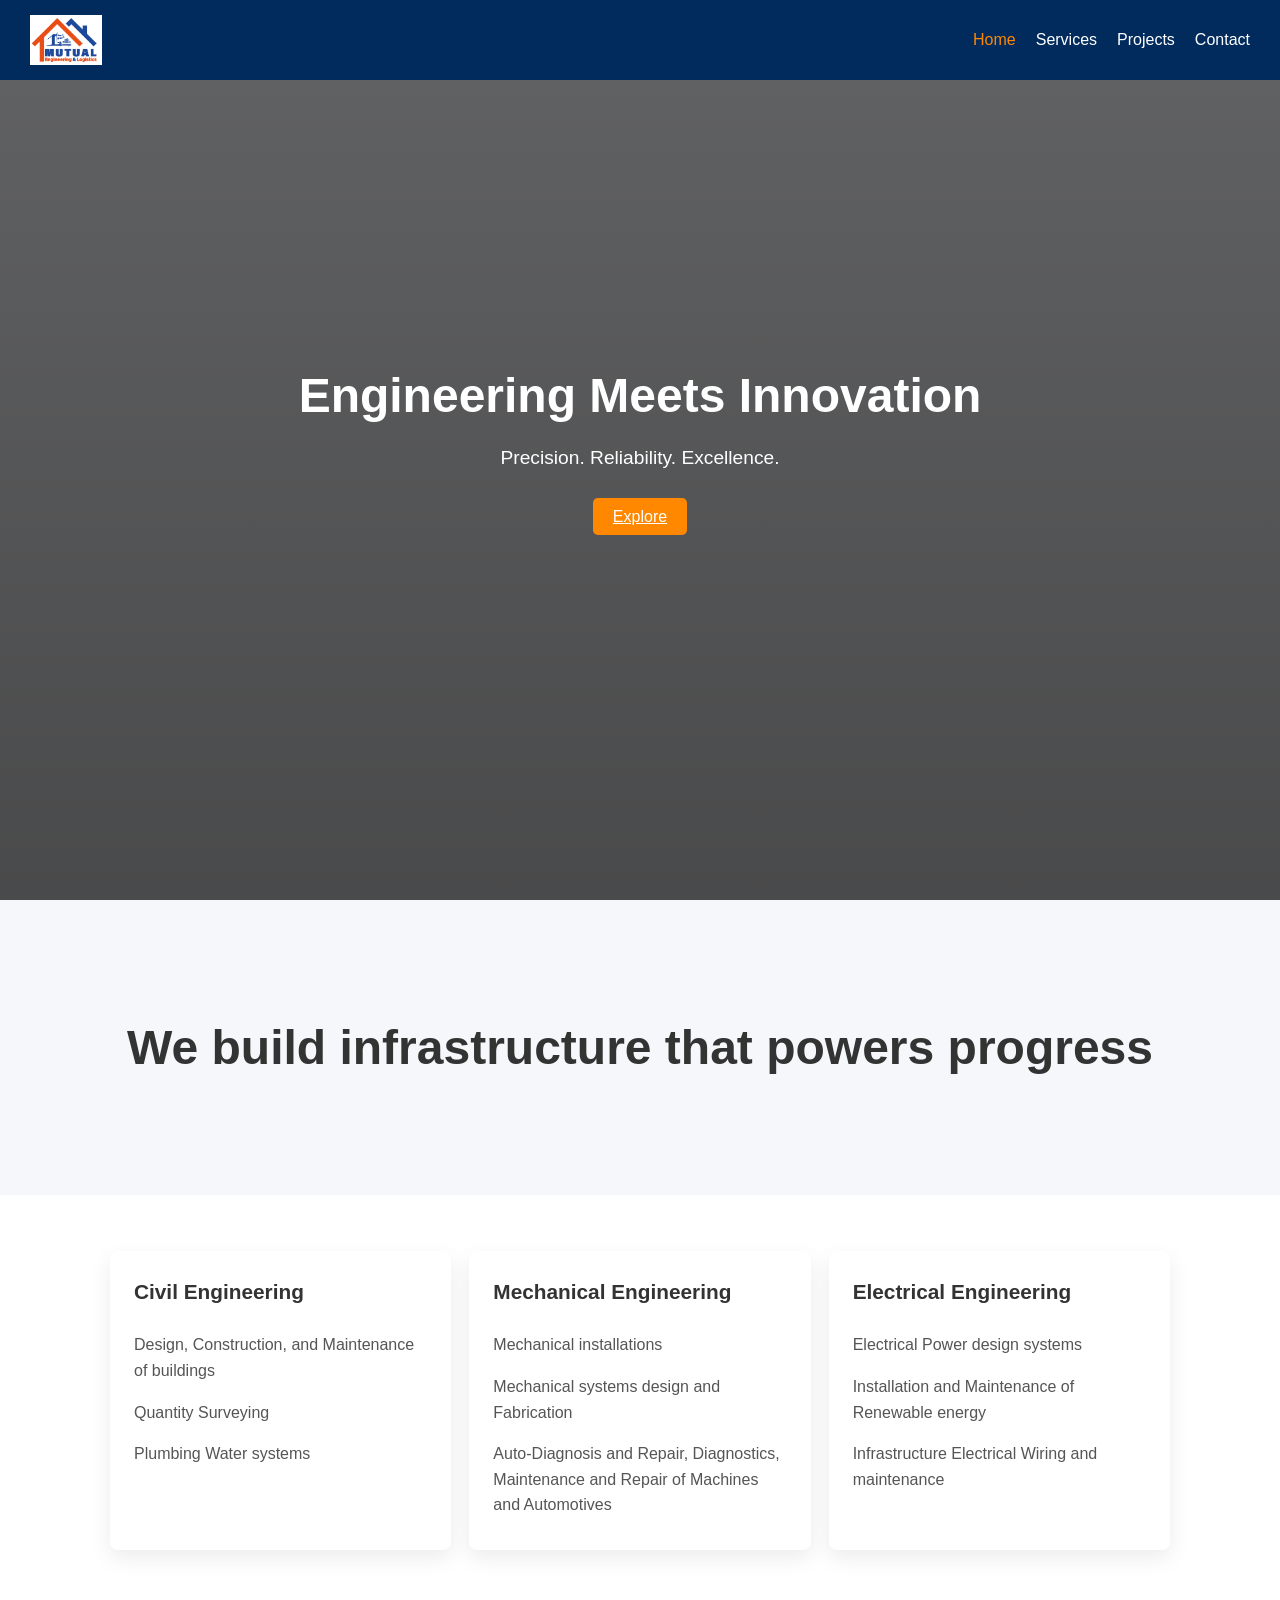
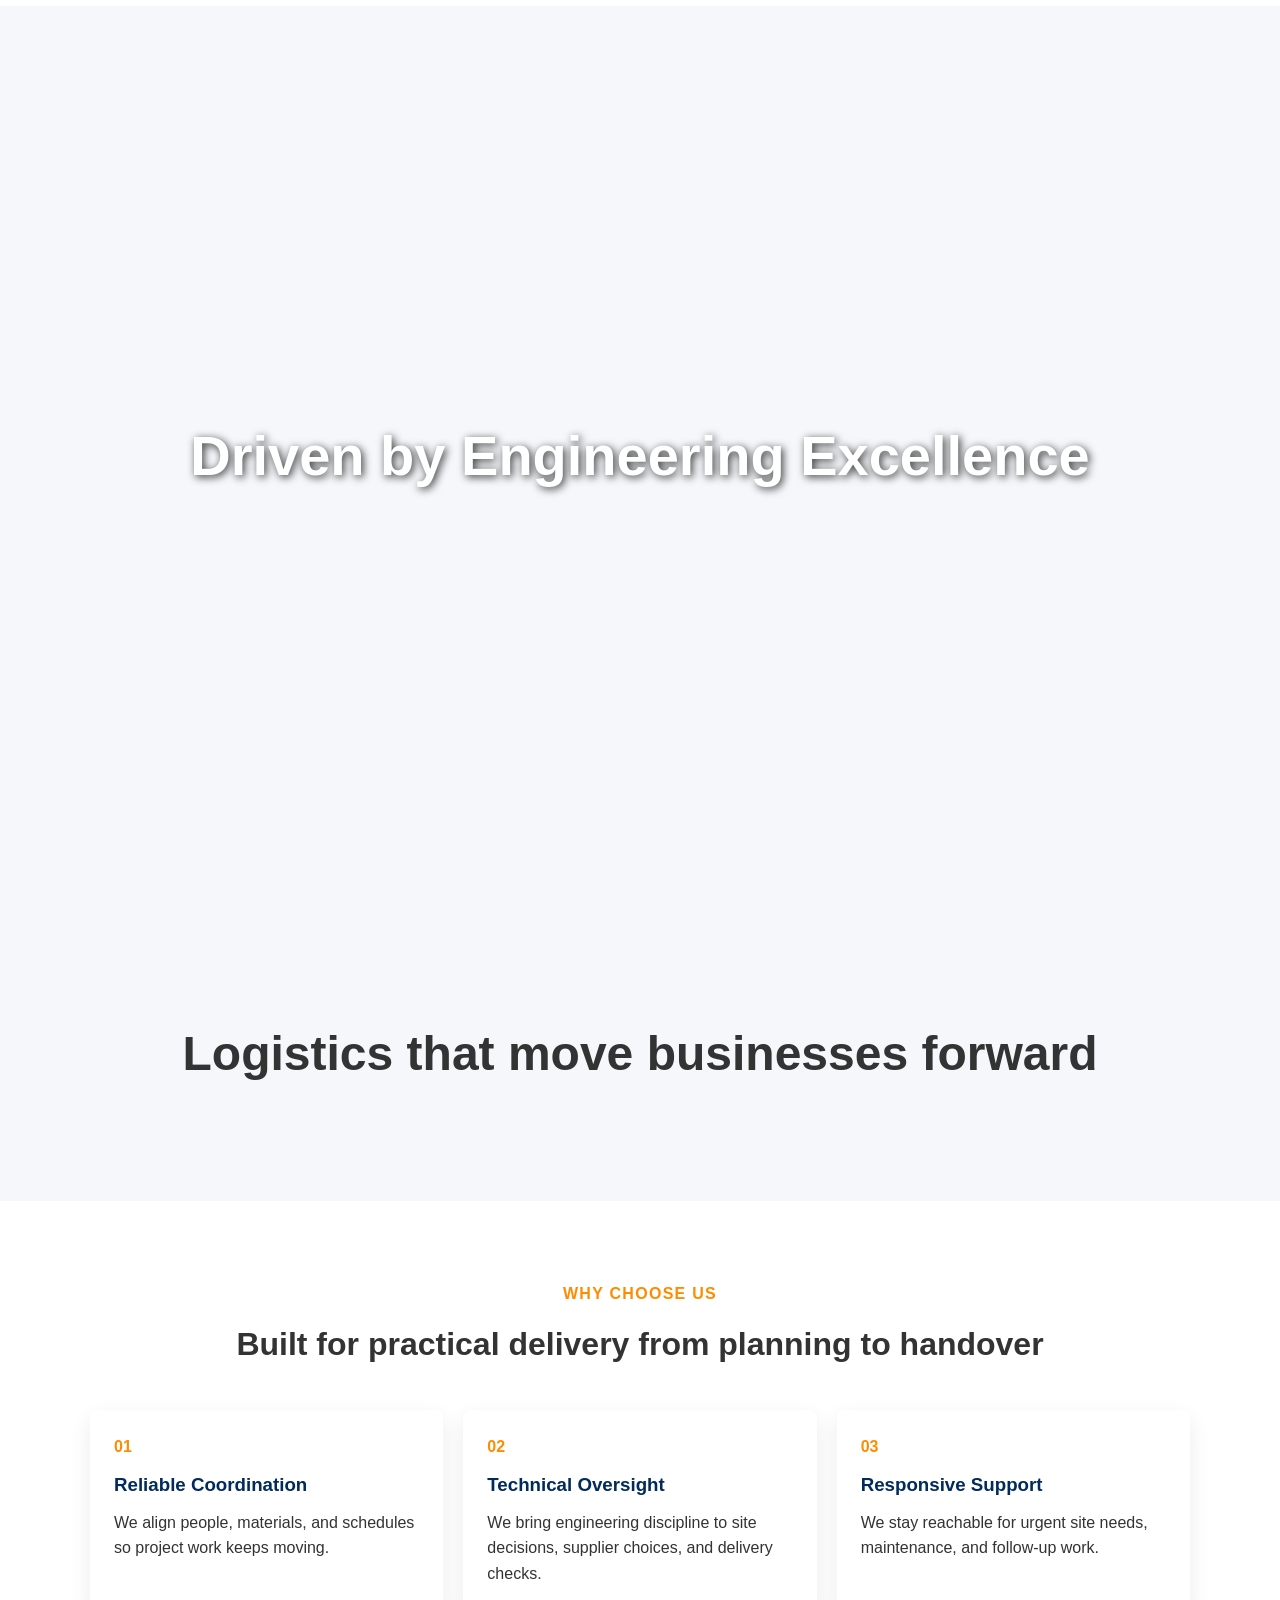
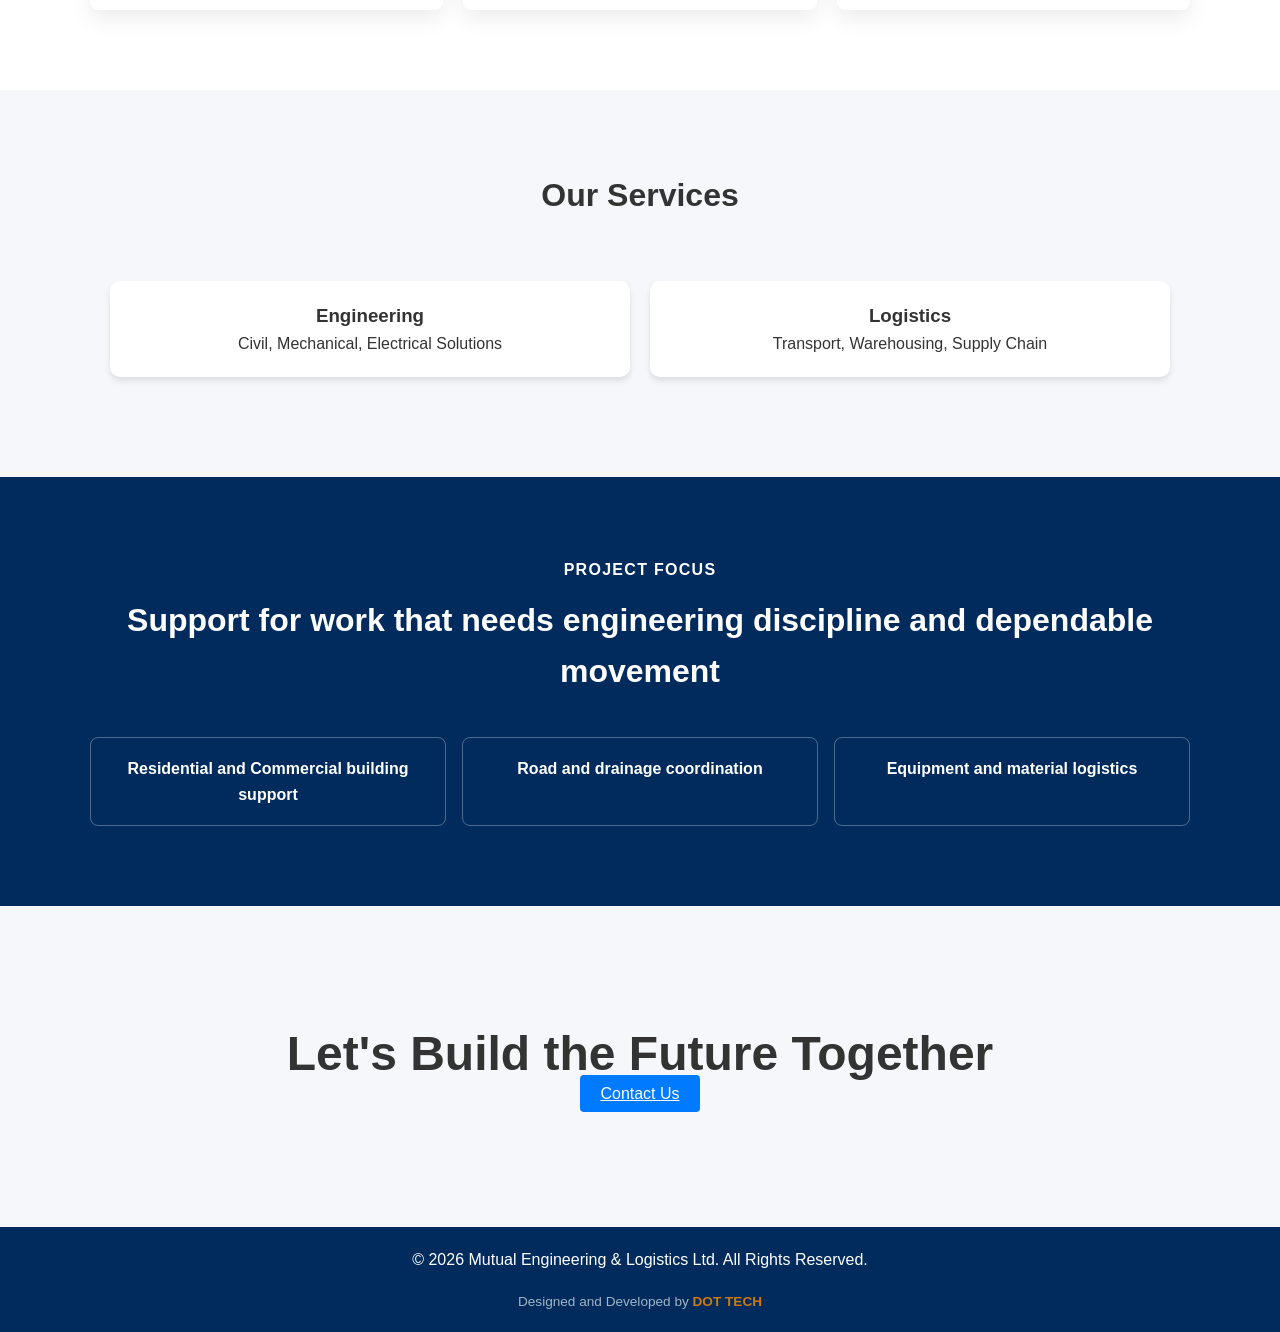
<file: index.html>
<!DOCTYPE html>
<html lang="en">
<head>
    <meta charset="UTF-8">
    <meta name="viewport" content="width=device-width, initial-scale=1.0">
    <meta name="description" content="Mutual Engineering & Logistics provides civil engineering, mechanical and electrical support, logistics coordination, and technical consulting in Uganda.">
    <title>MUTUAL ENGINEERING</title>
    <link rel="icon" type="image/png" href="assets/favicon.jpeg">
    <link rel="apple-touch-icon" href="assets/favicon.jpeg">
    <link rel="stylesheet" href="css/styles.css">
</head>
<body>

<!-- NAVBAR -->
<div class="navbar">
    <img src="assets/mutual.png" alt="MUTUAL Logo" class="navbar-logo">
    <div>
        <a href="index.html">Home</a>
        <a href="services.html">Services</a>
        <a href="projects.html">Projects</a>
        <a href="contact.html">Contact</a>
    </div>
</div>

<!-- HERO -->
<section class="hero">
    <div class="fade-in">
        <h1>Engineering Meets Innovation</h1>
        <p>Precision. Reliability. Excellence.</p>
        <a href="services.html" class="btn">Explore</a>
    </div>
</section>

<!-- STORY SECTION 1 -->
<section class="story">
    <h2 class="big-text fade-in">
        We build infrastructure that powers progress
    </h2>
</section>

<section class="section highlights-section">
    <div class="highlight-grid">
        <div class="highlight-card">
            <h3>Civil Engineering</h3>
            <ul>
                <li>Design, Construction, and Maintenance of buildings</li>
                <li>Quantity Surveying</li>
                <li>Plumbing Water systems</li>
            </ul>
        </div>
        <div class="highlight-card">
            <h3>Mechanical Engineering</h3>
            <ul>
                <li>Mechanical installations</li>
                <li>Mechanical systems design and Fabrication</li>
                <li>Auto-Diagnosis and Repair, Diagnostics, Maintenance and Repair of Machines and Automotives</li>
            </ul>
        </div>
        <div class="highlight-card">
            <h3>Electrical Engineering</h3>
            <ul>
                <li>Electrical Power design systems</li>
                <li>Installation and Maintenance of Renewable energy</li>
                <li>Infrastructure Electrical Wiring and maintenance</li>
            </ul>
        </div>
    </div>
</section>
<!-- PARALLAX -->
<section class="parallax">
    <h2 class="zoom">Driven by Engineering Excellence</h2>
</section>
<!-- STORY SECTION 2 -->
<section class="story story-2">
    <h2 class="big-text fade-in">
        Logistics that move businesses forward
    </h2>
</section>

<section class="section why-section">
    <p class="eyebrow">Why Choose Us</p>
    <h2 class="fade-in">Built for practical delivery from planning to handover</h2>
    <div class="why-grid">
        <article>
            <span>01</span>
            <h3>Reliable Coordination</h3>
            <p>We align people, materials, and schedules so project work keeps moving.</p>
        </article>
        <article>
            <span>02</span>
            <h3>Technical Oversight</h3>
            <p>We bring engineering discipline to site decisions, supplier choices, and delivery checks.</p>
        </article>
        <article>
            <span>03</span>
            <h3>Responsive Support</h3>
            <p>We stay reachable for urgent site needs, maintenance, and follow-up work.</p>
        </article>
    </div>
</section>

<!-- SERVICES -->
<section class="section">
    <h2 class="fade-in">Our Services</h2>

    <div class="grid">
        <div class="card zoom">
            <h3>Engineering</h3>
            <p>Civil, Mechanical, Electrical Solutions</p>
        </div>

        <div class="card zoom">
            <h3>Logistics</h3>
            <p>Transport, Warehousing, Supply Chain</p>
        </div>
    </div>
</section>

<section class="section project-preview">
    <p class="eyebrow">Project Focus</p>
    <h2 class="fade-in">Support for work that needs engineering discipline and dependable movement</h2>
    <div class="preview-list">
        <a href="projects.html">Residential and Commercial building support</a>
        <a href="projects.html">Road and drainage coordination</a>
        <a href="projects.html">Equipment and material logistics</a>
    </div>
</section>

<!-- FINAL CTA -->
<section class="story">
    <h2 class="big-text fade-in">
        Let's Build the Future Together
    </h2>
    <a href="contact.html" class="btn fade-in">Contact Us</a>
</section>

<footer>
    <div class="footer-content">
        <p>&copy; 2026 Mutual Engineering & Logistics Ltd. All Rights Reserved.</p>
        
        <p class="designer-credit">
            Designed and Developed by 
            <a href="https://cyrus-ug.github.io/DOT-TECH" target="_blank" rel="noopener">DOT TECH</a>
        </p>
    </div>
</footer>

<script src="js/script.js"></script>

</body>
</html>
</file>
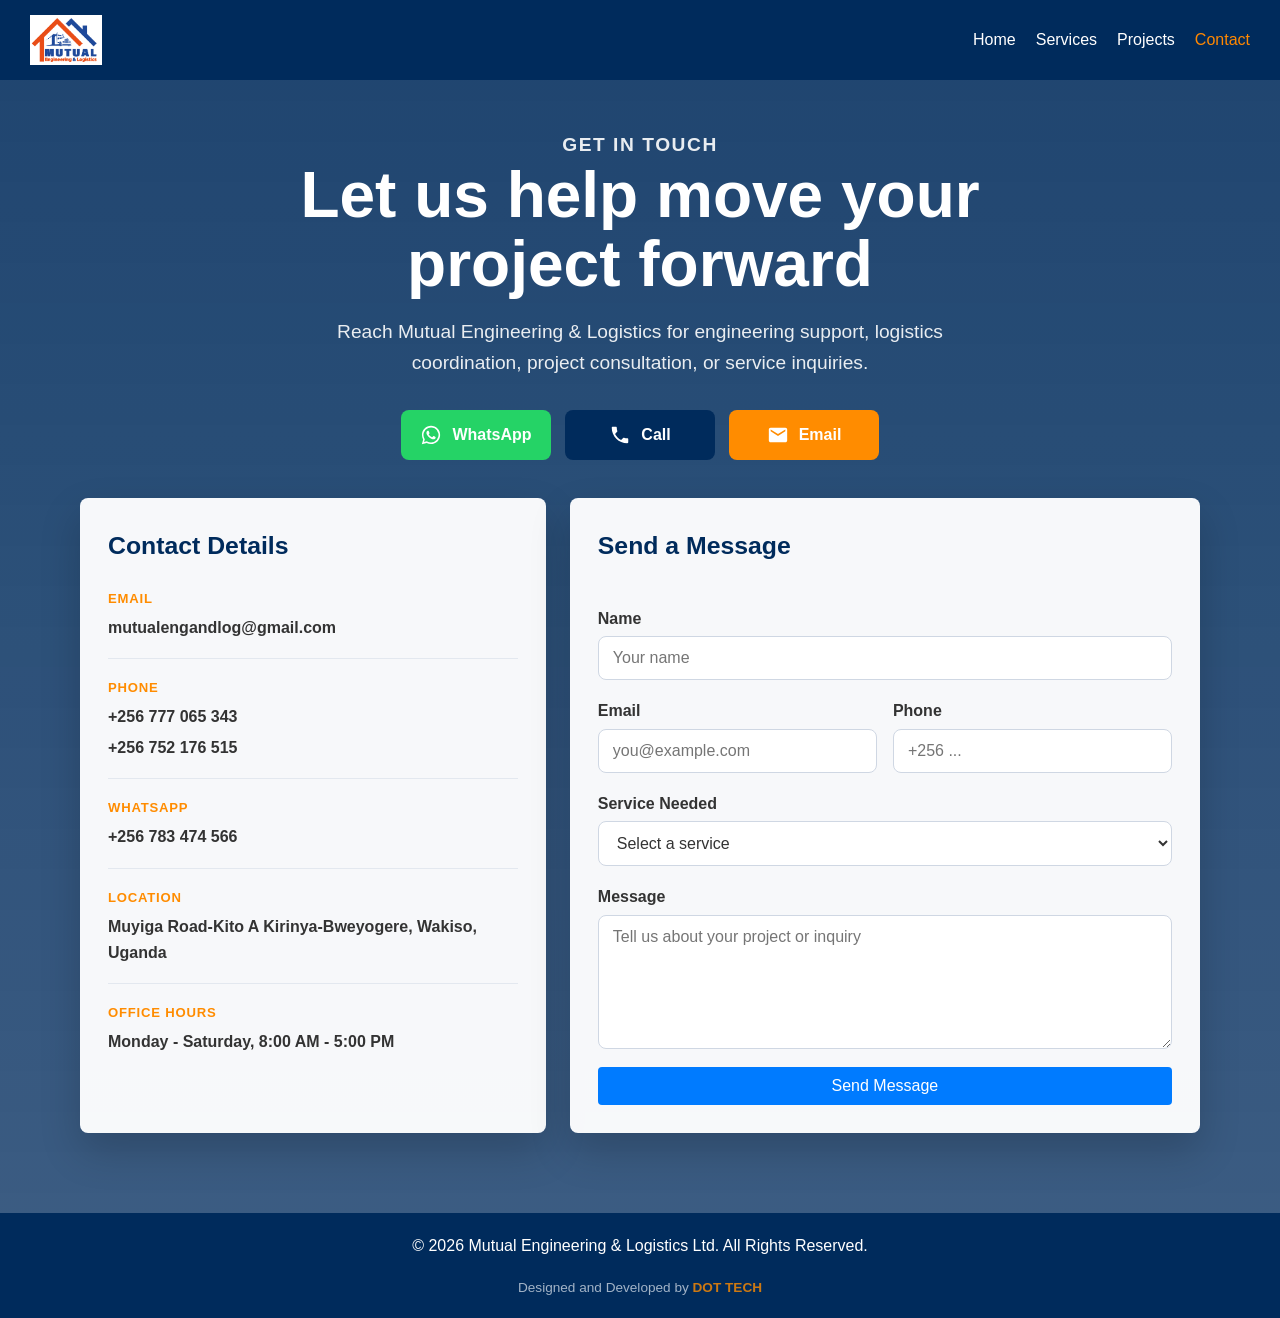
<file: contact.html>
<!DOCTYPE html>
<html lang="en">
<head>
    <meta charset="UTF-8">
    <meta name="viewport" content="width=device-width, initial-scale=1.0">
    <meta name="description" content="Contact Mutual Engineering & Logistics in Wakiso, Uganda for engineering services, logistics coordination, consulting, and project support inquiries.">
    <title>Contact - MUTUAL ENGINEERING</title>
    <link rel="icon" type="image/png" href="assets/favicon.jpeg">
    <link rel="apple-touch-icon" href="assets/favicon.jpeg">
    <link rel="stylesheet" href="css/styles.css">
</head>
<body>
    <div class="navbar">
        <img src="assets/mutual.png" alt="MUTUAL Logo" class="navbar-logo">
        <div>
            <a href="index.html">Home</a>
            <a href="services.html">Services</a>
            <a href="projects.html">Projects</a>
            <a href="contact.html">Contact</a>
        </div>
    </div>

    <section class="section contact-page">
        <div class="contact-hero">
            <p class="eyebrow">Get In Touch</p>
            <h1>Let us help move your project forward</h1>
            <p>
                Reach Mutual Engineering & Logistics for engineering support, logistics coordination,
                project consultation, or service inquiries.
            </p>
        </div>

        <div class="contact-actions" aria-label="Quick contact links">
            <a class="contact-button whatsapp" href="https://wa.me/256783474566" target="_blank" rel="noopener">
                <svg aria-hidden="true" viewBox="0 0 24 24">
                    <path d="M12.04 2C6.58 2 2.13 6.45 2.13 11.91c0 1.75.46 3.45 1.33 4.95L2 22l5.28-1.39a9.88 9.88 0 0 0 4.76 1.21h.01c5.46 0 9.91-4.45 9.91-9.91S17.51 2 12.04 2Zm0 18.15h-.01a8.2 8.2 0 0 1-4.18-1.14l-.3-.18-3.13.82.84-3.05-.2-.31a8.21 8.21 0 1 1 6.98 3.86Zm4.5-6.15c-.25-.12-1.46-.72-1.68-.8-.23-.08-.39-.12-.56.12-.16.25-.64.8-.78.96-.14.17-.29.19-.54.07-.25-.13-1.04-.38-1.98-1.22-.73-.65-1.22-1.45-1.37-1.7-.14-.25-.01-.38.11-.5.11-.11.25-.29.37-.43.12-.14.16-.25.25-.41.08-.17.04-.31-.02-.43-.06-.13-.56-1.35-.76-1.85-.2-.48-.4-.41-.56-.42h-.48c-.17 0-.43.06-.66.31-.23.25-.86.84-.86 2.05 0 1.21.88 2.38 1 2.54.12.17 1.73 2.65 4.2 3.72.59.25 1.05.41 1.41.52.59.19 1.13.16 1.55.1.47-.07 1.46-.6 1.66-1.17.21-.58.21-1.08.15-1.18-.06-.1-.23-.16-.47-.28Z"/>
                </svg>
                WhatsApp
            </a>

            <a class="contact-button phone" href="tel:+256777065343">
                <svg aria-hidden="true" viewBox="0 0 24 24">
                    <path d="M6.62 10.79c1.44 2.83 3.76 5.15 6.59 6.59l2.2-2.2c.27-.27.67-.36 1.02-.24 1.12.37 2.33.57 3.57.57.55 0 1 .45 1 1V20c0 .55-.45 1-1 1C10.61 21 3 13.39 3 4c0-.55.45-1 1-1h3.5c.55 0 1 .45 1 1 0 1.24.2 2.45.57 3.57.11.35.03.74-.25 1.02l-2.2 2.2Z"/>
                </svg>
                Call
            </a>

            <a class="contact-button email" href="mailto:mutualengandlog@gmail.com">
                <svg aria-hidden="true" viewBox="0 0 24 24">
                    <path d="M20 4H4c-1.1 0-2 .9-2 2v12c0 1.1.9 2 2 2h16c1.1 0 2-.9 2-2V6c0-1.1-.9-2-2-2Zm0 4-8 5-8-5V6l8 5 8-5v2Z"/>
                </svg>
                Email
            </a>
        </div>

        <div class="contact-layout">
            <div class="contact-panel">
                <h2>Contact Details</h2>
                <div class="contact-detail">
                    <span>Email</span>
                    <a href="mailto:mutualengandlog@gmail.com">mutualengandlog@gmail.com</a>
                </div>
                <div class="contact-detail">
                    <span>Phone</span>
                    <a href="tel:+256777065343">+256 777 065 343</a>
                    <a href="tel:+256752176515">+256 752 176 515</a>
                </div>
                <div class="contact-detail">
                    <span>WhatsApp</span>
                    <a href="tel:+256783474566">+256 783 474 566</a>
                </div>
                <div class="contact-detail">
                    <span>Location</span>
                    <p>Muyiga Road-Kito A Kirinya-Bweyogere, Wakiso, Uganda</p>
                </div>
                <div class="contact-detail">
                    <span>Office Hours</span>
                    <p>Monday - Saturday, 8:00 AM - 5:00 PM</p>
                </div>
            </div>

            <form class="contact-form contact-panel" action="send-message.php" method="post">
                <h2>Send a Message</h2>
                <input type="text" name="website" class="form-honey" tabindex="-1" autocomplete="off" title="website">
                <div class="form-group">
                    <label for="name">Name</label>
                    <input type="text" id="name" name="name" placeholder="Your name" required>
                </div>

                <div class="form-row">
                    <div class="form-group">
                        <label for="email">Email</label>
                        <input type="email" id="email" name="email" placeholder="you@example.com" required>
                    </div>

                    <div class="form-group">
                        <label for="phone">Phone</label>
                        <input type="tel" id="phone" name="phone" placeholder="+256 ...">
                    </div>
                </div>

                <div class="form-group">
                    <label for="service">Service Needed</label>
                    <select id="service" name="service">
                        <option value="">Select a service</option>
                        <option value="engineering">Engineering</option>
                        <option value="logistics">Logistics</option>
                        <option value="consulting">Consulting</option>
                        <option value="maintenance">Maintenance</option>
                    </select>
                </div>

                <div class="form-group">
                    <label for="message">Message</label>
                    <textarea id="message" name="message" placeholder="Tell us about your project or inquiry" rows="6" required></textarea>
                </div>

                <button type="submit" class="btn">Send Message</button>
            </form>
        </div>
    </section>

<footer>
    <div class="footer-content">
        <p>&copy; 2026 Mutual Engineering & Logistics Ltd. All Rights Reserved.</p>
        
        <p class="designer-credit">
            Designed and Developed by 
            <a href="https://cyrus-ug.github.io/DOT-TECH" target="_blank" rel="noopener">DOT TECH</a>
        </p>
    </div>
</footer>
<script src="js/script.js"></script>
</body>
</html>
</file>
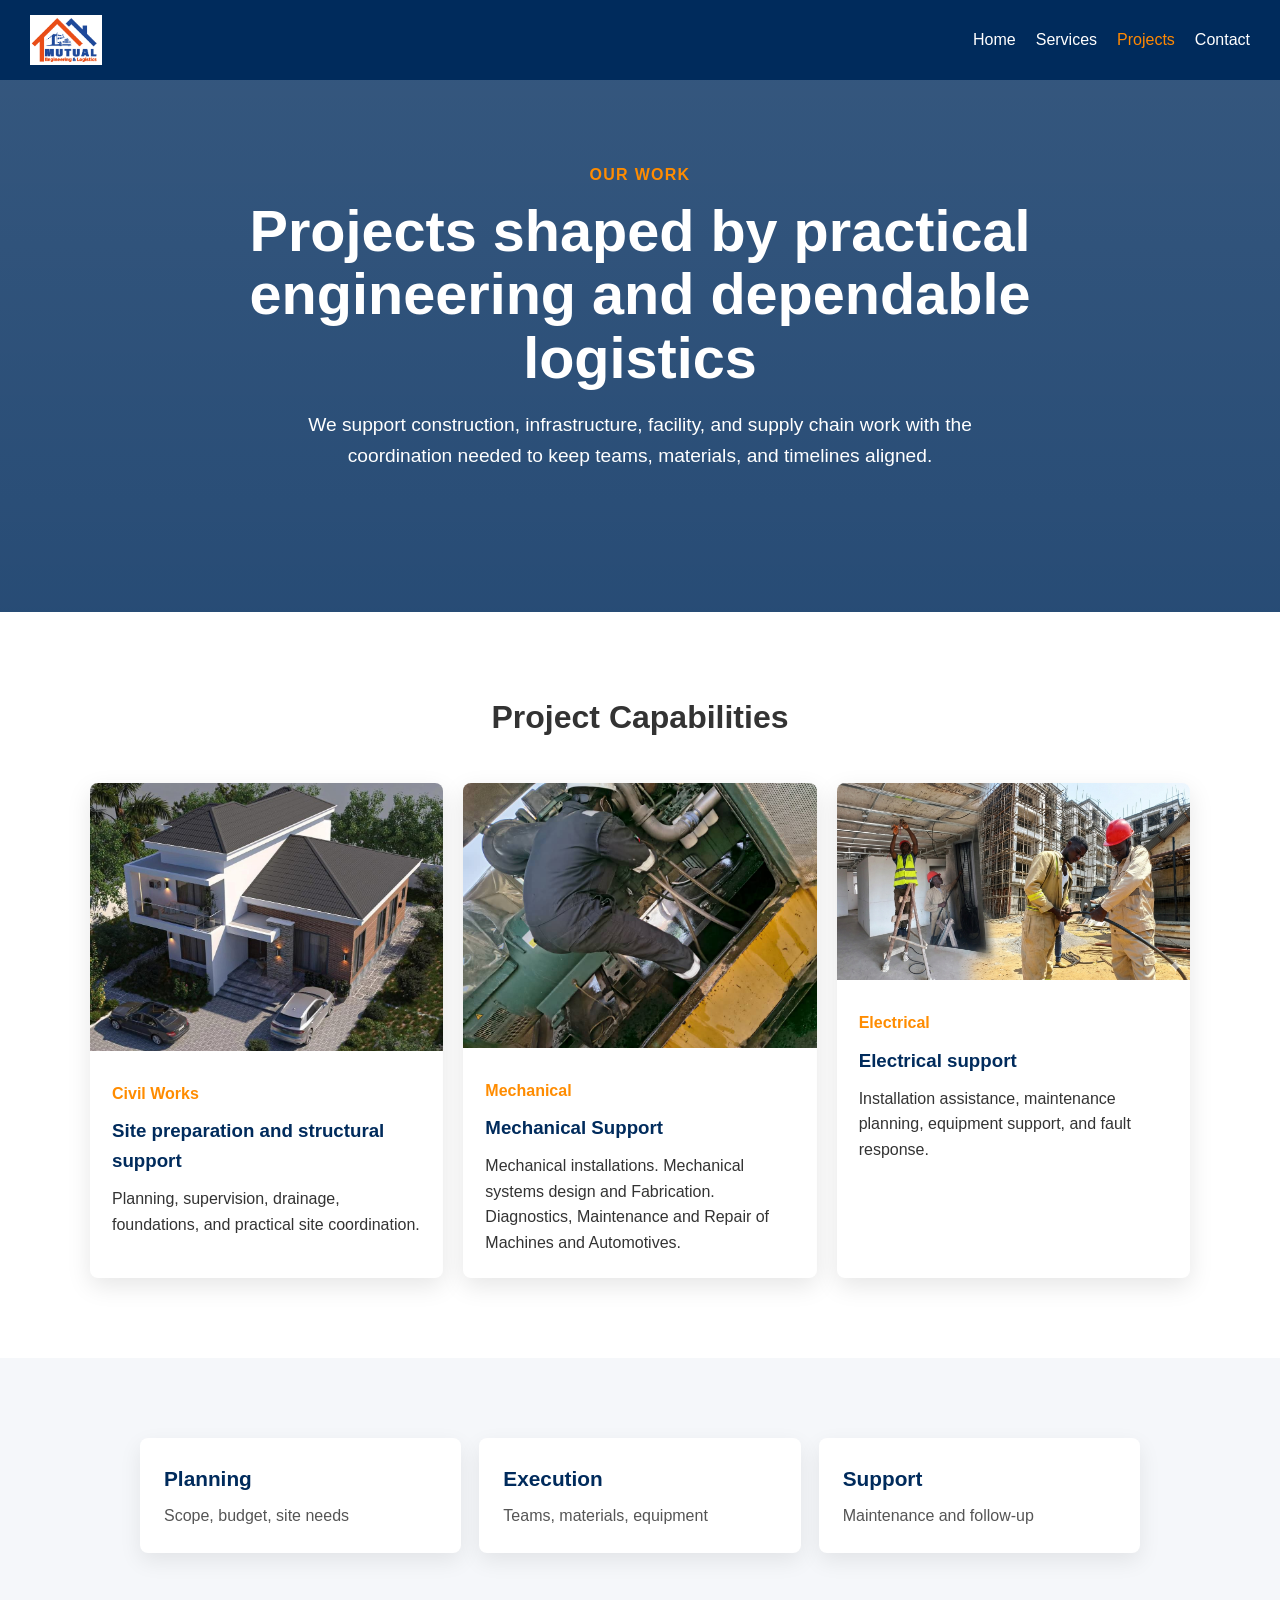
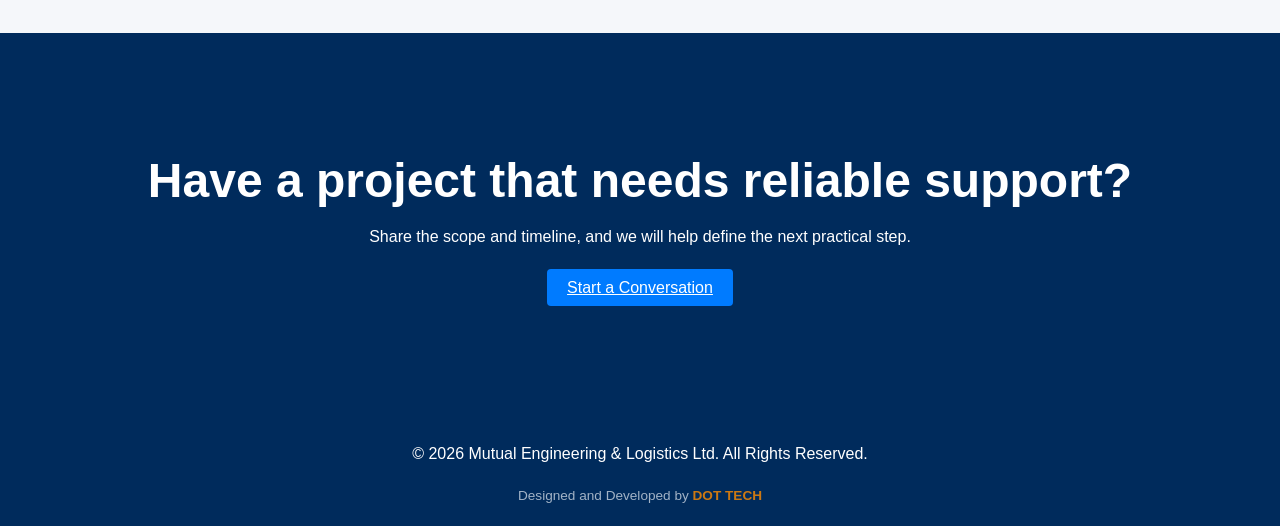
<file: projects.html>
<!DOCTYPE html>
<html lang="en">
<head>
    <meta charset="UTF-8">
    <meta name="viewport" content="width=device-width, initial-scale=1.0">
    <meta name="description" content="View project capabilities from Mutual Engineering & Logistics, including civil works, material logistics, facility support, and project delivery coordination.">
    <title>Projects - MUTUAL ENGINEERING</title>
    <link rel="icon" type="image/png" href="assets/favicon.jpeg">
    <link rel="apple-touch-icon" href="assets/favicon.jpeg">
    <link rel="stylesheet" href="css/styles.css">
</head>
<body>
    <div class="navbar">
        <img src="assets/mutual.png" alt="MUTUAL Logo" class="navbar-logo">
        <div>
            <a href="index.html">Home</a>
            <a href="services.html">Services</a>
            <a href="projects.html">Projects</a>
            <a href="contact.html">Contact</a>
        </div>
    </div>

    <section class="section projects-hero">
        <p class="eyebrow">Our Work</p>
        <h1>Projects shaped by practical engineering and dependable logistics</h1>
        <p class="section-intro">
            We support construction, infrastructure, facility, and supply chain work with the coordination
            needed to keep teams, materials, and timelines aligned.
        </p>
    </section>

    <section class="section projects-showcase">
        <h2>Project Capabilities</h2>
        <div class="project-grid">
            <article class="project-card">
                <img src="assets/civil works.jpeg" alt="Civil Project">
                <div>
                    <span>Civil Works</span>
                    <h3>Site preparation and structural support</h3>
                    <p>Planning, supervision, drainage, foundations, and practical site coordination.</p>
                </div>
            </article>

            <article class="project-card">
                <img src="assets/mechanical.jpeg" alt="Logistics Project">
                <div>
                    <span>Mechanical</span>
                    <h3>Mechanical Support</h3>
                    <p>Mechanical installations. Mechanical systems design and Fabrication. Diagnostics, Maintenance and Repair of Machines and Automotives.</p>
                </div>
            </article>

            <article class="project-card">
                <img src="assets/electrical.png" alt="Electrical Project">
                <div>
                    <span>Electrical</span>
                    <h3>Electrical support</h3>
                    <p>Installation assistance, maintenance planning, equipment support, and fault response.</p>
                </div>
            </article>
        </div>
    </section>

    <section class="section project-metrics">
        <div>
            <strong>Planning</strong>
            <span>Scope, budget, site needs</span>
        </div>
        <div>
            <strong>Execution</strong>
            <span>Teams, materials, equipment</span>
        </div>
        <div>
            <strong>Support</strong>
            <span>Maintenance and follow-up</span>
        </div>
    </section>

    <section class="story services-cta">
        <h2 class="big-text">Have a project that needs reliable support?</h2>
        <p>Share the scope and timeline, and we will help define the next practical step.</p>
        <a href="contact.html" class="btn">Start a Conversation</a>
    </section>

    <footer>
        <div class="footer-content">
            <p>&copy; 2026 Mutual Engineering & Logistics Ltd. All Rights Reserved.</p>
            <p class="designer-credit">
                Designed and Developed by
                <a href="https://cyrus-ug.github.io/DOT-TECH" target="_blank" rel="noopener">DOT TECH</a>
            </p>
        </div>
    </footer>

    <script src="js/script.js"></script>
</body>
</html>
</file>
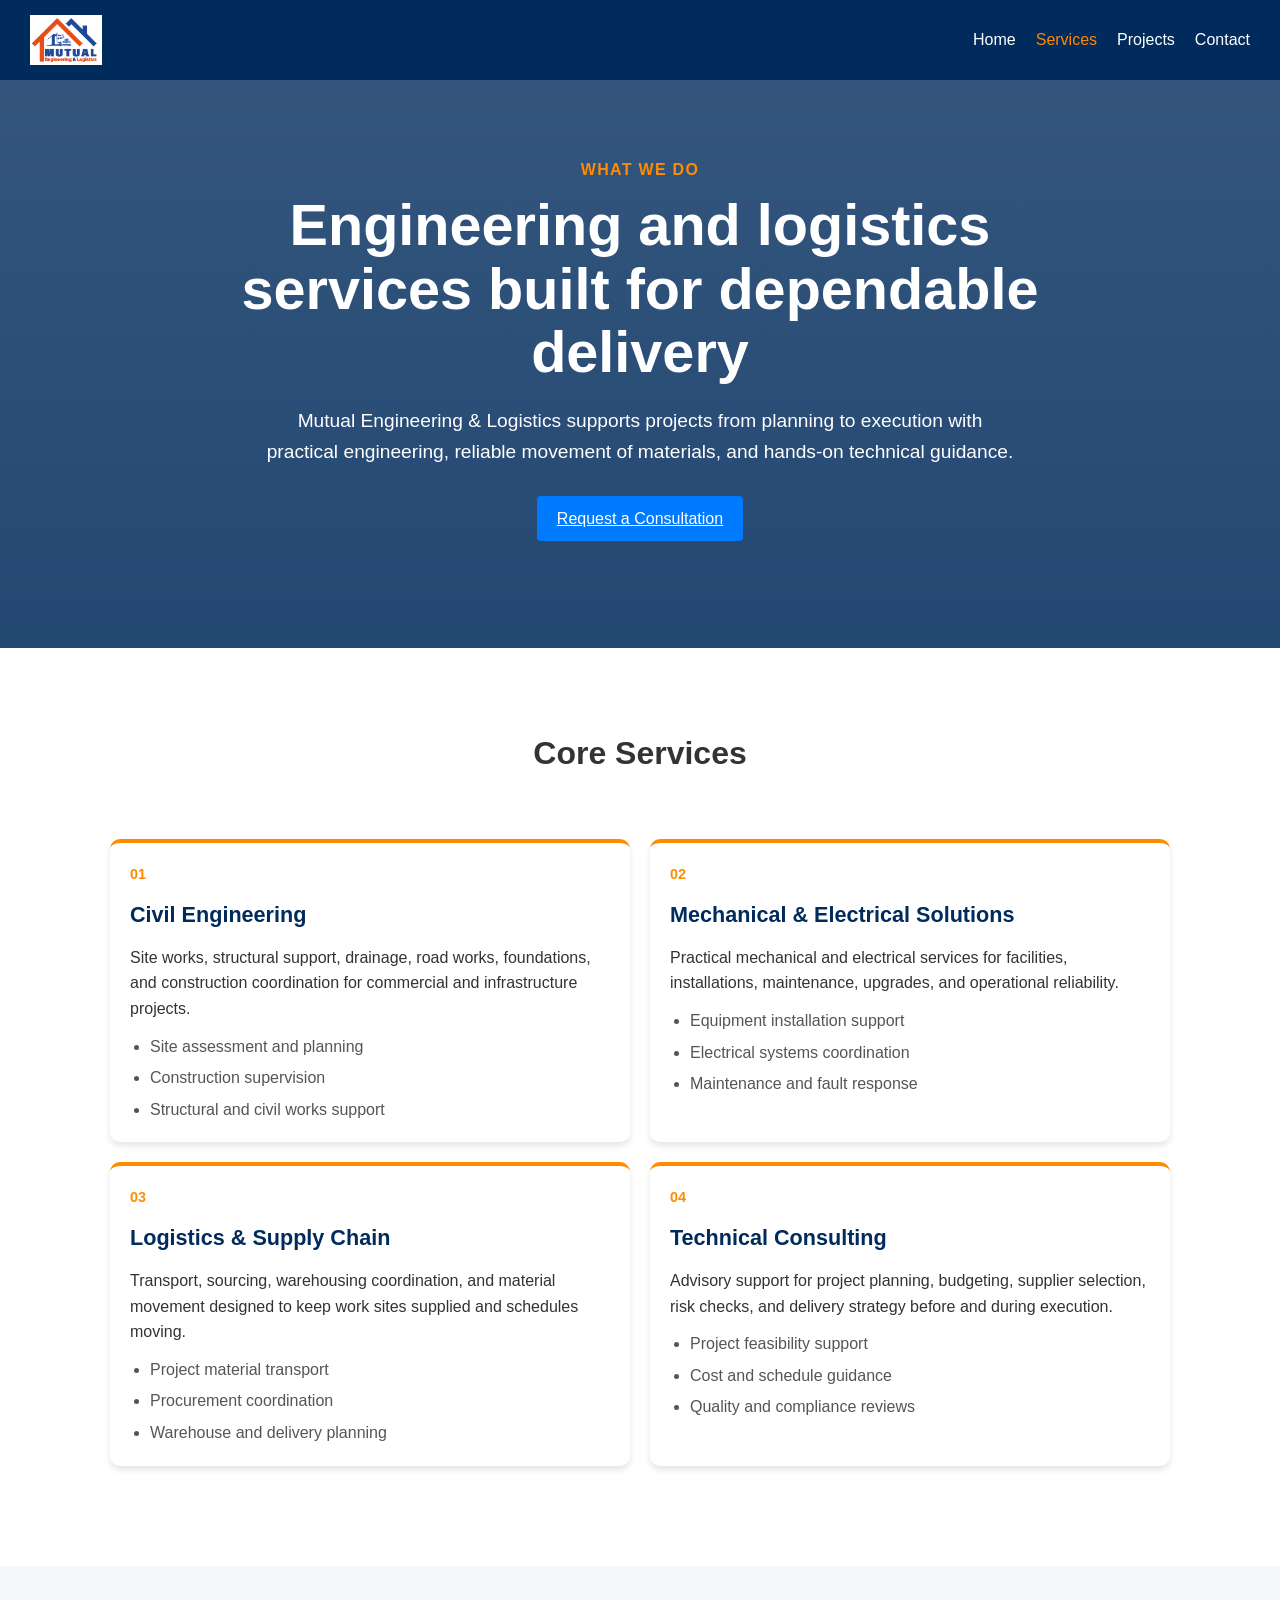
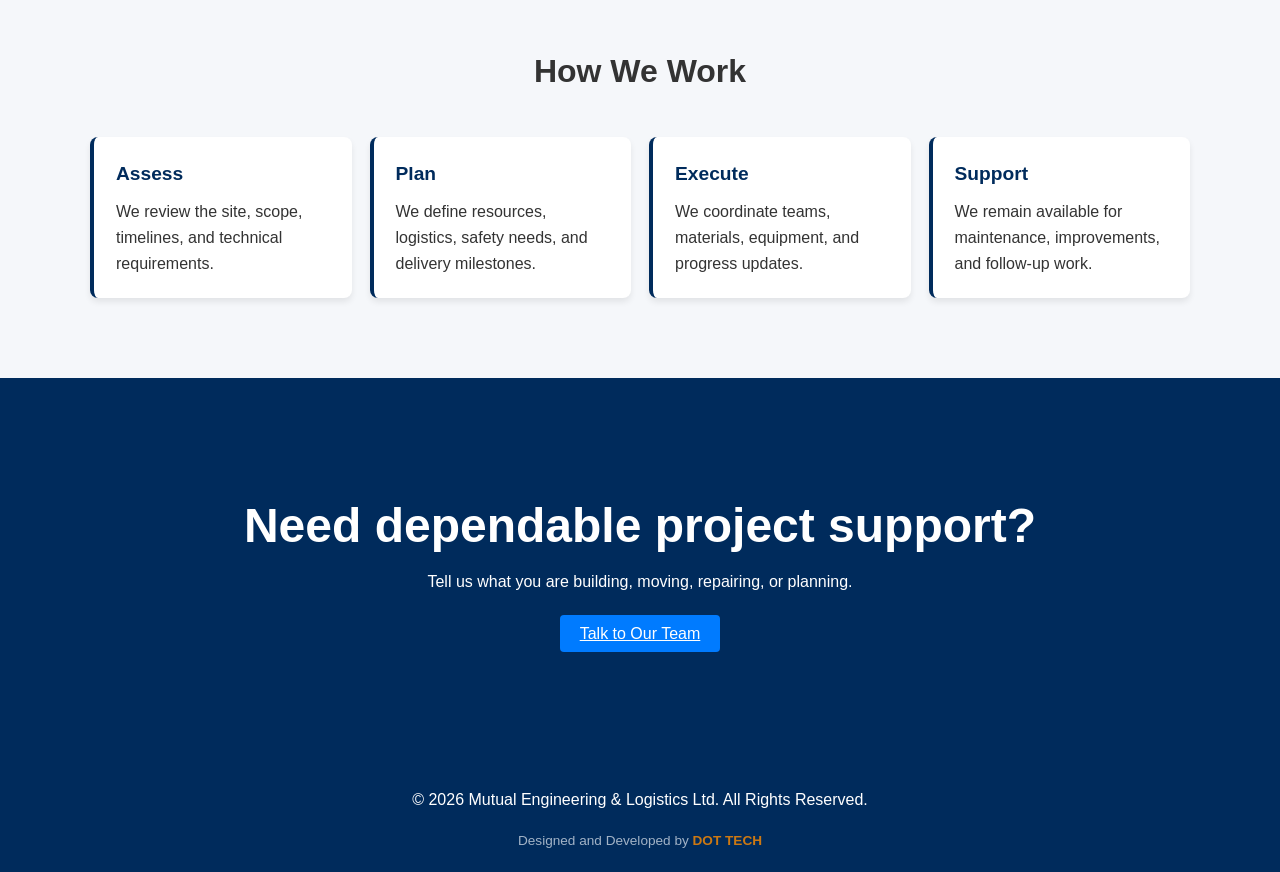
<file: services.html>
<!DOCTYPE html>
<html lang="en">
<head>
    <meta charset="UTF-8">
    <meta name="viewport" content="width=device-width, initial-scale=1.0">
    <meta name="description" content="Explore Mutual Engineering & Logistics services including civil engineering, M&E solutions, logistics, supply chain support, and technical consulting.">
    <title>Services - MUTUAL ENGINEERING</title>
    <link rel="icon" type="image/png" href="assets/favicon.jpeg">
    <link rel="apple-touch-icon" href="assets/favicon.jpeg">
    <link rel="stylesheet" href="css/styles.css">
</head>
<body>
    <div class="navbar">
        <img src="assets/mutual.png" alt="MUTUAL Logo" class="navbar-logo">
        <div>
            <a href="index.html">Home</a>
            <a href="services.html">Services</a>
            <a href="projects.html">Projects</a>
            <a href="contact.html">Contact</a>
        </div>
    </div>

    <section class="section services-hero">
        <p class="eyebrow">What We Do</p>
        <h1>Engineering and logistics services built for dependable delivery</h1>
        <p class="section-intro">
            Mutual Engineering & Logistics supports projects from planning to execution with practical engineering,
            reliable movement of materials, and hands-on technical guidance.
        </p>
        <a href="contact.html" class="btn">Request a Consultation</a>
    </section>

    <section class="section services-list">
        <h2>Core Services</h2>

        <div class="grid service-grid">
            <article class="card service-card">
                <span class="service-number">01</span>
                <h3>Civil Engineering</h3>
                <p>
                    Site works, structural support, drainage, road works, foundations, and construction coordination
                    for commercial and infrastructure projects.
                </p>
                <ul>
                    <li>Site assessment and planning</li>
                    <li>Construction supervision</li>
                    <li>Structural and civil works support</li>
                </ul>
            </article>

            <article class="card service-card">
                <span class="service-number">02</span>
                <h3>Mechanical & Electrical Solutions</h3>
                <p>
                    Practical mechanical and electrical services for facilities, installations, maintenance,
                    upgrades, and operational reliability.
                </p>
                <ul>
                    <li>Equipment installation support</li>
                    <li>Electrical systems coordination</li>
                    <li>Maintenance and fault response</li>
                </ul>
            </article>

            <article class="card service-card">
                <span class="service-number">03</span>
                <h3>Logistics & Supply Chain</h3>
                <p>
                    Transport, sourcing, warehousing coordination, and material movement designed to keep work sites
                    supplied and schedules moving.
                </p>
                <ul>
                    <li>Project material transport</li>
                    <li>Procurement coordination</li>
                    <li>Warehouse and delivery planning</li>
                </ul>
            </article>

            <article class="card service-card">
                <span class="service-number">04</span>
                <h3>Technical Consulting</h3>
                <p>
                    Advisory support for project planning, budgeting, supplier selection, risk checks, and delivery
                    strategy before and during execution.
                </p>
                <ul>
                    <li>Project feasibility support</li>
                    <li>Cost and schedule guidance</li>
                    <li>Quality and compliance reviews</li>
                </ul>
            </article>
        </div>
    </section>

    <section class="section service-process">
        <h2>How We Work</h2>
        <div class="process-steps">
            <div>
                <strong>Assess</strong>
                <p>We review the site, scope, timelines, and technical requirements.</p>
            </div>
            <div>
                <strong>Plan</strong>
                <p>We define resources, logistics, safety needs, and delivery milestones.</p>
            </div>
            <div>
                <strong>Execute</strong>
                <p>We coordinate teams, materials, equipment, and progress updates.</p>
            </div>
            <div>
                <strong>Support</strong>
                <p>We remain available for maintenance, improvements, and follow-up work.</p>
            </div>
        </div>
    </section>

    <section class="story services-cta">
        <h2 class="big-text">Need dependable project support?</h2>
        <p>Tell us what you are building, moving, repairing, or planning.</p>
        <a href="contact.html" class="btn">Talk to Our Team</a>
    </section>

<footer>
    <div class="footer-content">
        <p>&copy; 2026 Mutual Engineering & Logistics Ltd. All Rights Reserved.</p>
        
        <p class="designer-credit">
            Designed and Developed by 
            <a href="https://cyrus-ug.github.io/DOT-TECH" target="_blank" rel="noopener">DOT TECH</a>
        </p>
    </div>
</footer>
<script src="js/script.js"></script>
</body>
</html>
</file>
<file: css/styles.css>
/* RESET */
* {
    margin: 0;
    padding: 0;
    box-sizing: border-box;
}

body {
    font-family: 'Poppins', sans-serif;
    background: #f5f7fa;
    color: #333;
    line-height: 1.6;
    overflow-x: hidden;
}

img {
    max-width: 100%;
    height: auto;
}

/* NAVBAR */
.navbar {
    position: fixed;
    top: 0;
    left: 0;
    width: 100%;
    padding: 15px 30px;
    display: flex;
    justify-content: space-between;
    align-items: center;
    gap: 16px;
    background: rgba(0,123,255,0.9);
    -webkit-backdrop-filter: blur(10px);
    backdrop-filter: blur(10px);
    color: white;
    z-index: 1000;
}

.navbar > div {
    display: flex;
    align-items: center;
    flex-wrap: wrap;
    gap: 10px 20px;
}

.navbar a {
    color: white;
    text-decoration: none;
    font-weight: 500;
    transition: color 0.3s;
}

.navbar a:hover {
    color: #FF8800;
}

.navbar a.active {
    color: #FF8800;
}

/* HERO */
.hero {
    min-height: 100svh;
    background: linear-gradient(rgba(0,0,0,0.6), rgba(0,0,0,0.7)),
    url('https://images.unsplash.com/photo-1503387762-592deb58ef4e') center/cover;
    display: flex;
    justify-content: center;
    align-items: center;
    text-align: center;
    color: white;
    padding: 0 20px;
}

.hero h1 {
    font-size: clamp(2.1rem, 7vw, 3rem);
    margin-bottom: 20px;
    line-height: 1.1;
}

.hero p {
    font-size: clamp(1rem, 3vw, 1.2rem);
    margin-bottom: 30px;
}

.hero .btn {
    padding: 10px 20px;
    background: #FF8800;
    color: white;
    border: none;
    border-radius: 5px;
    cursor: pointer;
    transition: background 0.3s;
}

.hero .btn:hover {
    background: #e67600;
}

/* SECTIONS */
.section {
    padding: 80px 50px;
    text-align: center;
}

.section:first-of-type {
    padding-top: 130px;
}

.section h2 {
    margin-bottom: 40px;
    font-size: clamp(1.7rem, 5vw, 2rem);
}

/* GRID LAYOUT */
.grid {
    display: grid;
    grid-template-columns: repeat(auto-fit, minmax(250px, 1fr));
    gap: 20px;
    padding: 20px;
    width: min(100%, 1100px);
    margin: 0 auto;
}

/* CARDS */
.card {
    background: white;
    border-radius: 10px;
    box-shadow: 0 4px 6px rgba(0, 0, 0, 0.1);
    padding: 20px;
    text-align: center;
    transition: transform 0.3s;
}

.card:hover {
    transform: translateY(-10px);
}

.highlight-card {
    padding: 2rem;
    background: #f9f9f9;
    border-radius: 8px;
    box-shadow: 0 2px 8px rgba(0, 0, 0, 0.1);
    transition: transform 0.3s ease, box-shadow 0.3s ease;
}

.highlight-card:hover {
    transform: translateY(-4px);
    box-shadow: 0 4px 16px rgba(0, 0, 0, 0.15);
}

.highlight-card h3 {
    margin-top: 0;
    color: #333;
    font-size: 1.3rem;
    margin-bottom: 1rem;
}

.highlight-card ul {
    list-style: none;
    padding: 0;
    margin: 0;
}

.highlight-card li {
    padding: 0.5rem 0;
    color: #555;
    line-height: 1.6;
}

.highlight-card p {
    margin: 0;
    color: #555;
    line-height: 1.6;
}

.highlight-grid {
    display: grid;
    grid-template-columns: repeat(auto-fit, minmax(240px, 1fr));
    gap: 24px;
    width: 100%;
    max-width: 1200px;
    margin: 0 auto;
    padding: 0 20px;
}

/* SCROLL ANIMATION */
.hidden {
    opacity: 0;
    transform: translateY(50px);
    transition: 1s;
}

.show {
    opacity: 1;
    transform: translateY(0);
}

/* FOOTER */
footer {
    background: #111;
    color: white;
    padding: 40px;
    text-align: center;
}

.footer-content {
    width: min(100%, 1100px);
    margin: 0 auto;
    display: grid;
    gap: 8px;
}

.designer-credit {
    color: #cbd5e1;
    font-size: 0.95rem;
}

.designer-credit a {
    color: var(--brand-orange);
    font-weight: 700;
    text-decoration: none;
}

.designer-credit a:hover {
    text-decoration: underline;
}

/* KEYFRAMES */
@keyframes fadeInDown {
    from {opacity: 0; transform: translateY(-50px);}
    to {opacity: 1; transform: translateY(0);}
}

@keyframes fadeInUp {
    from {opacity: 0; transform: translateY(50px);}
    to {opacity: 1; transform: translateY(0);}
}

/* RESPONSIVE DESIGN */
@media (max-width: 768px) {
    .navbar {
        position: sticky;
        padding: 12px 18px;
        align-items: center;
    }

    .navbar > div {
        justify-content: flex-end;
        gap: 8px 14px;
    }

    .navbar a {
        font-size: 0.95rem;
    }

    .hero {
        min-height: calc(100svh - 74px);
        padding: 72px 20px 48px;
    }

    .section {
        padding: 56px 20px;
    }

    .section:first-of-type {
        padding-top: 56px;
    }

    .grid {
        grid-template-columns: 1fr;
        padding: 0;
    }

    .highlight-grid {
        grid-template-columns: repeat(auto-fit, minmax(200px, 1fr));
        gap: 16px;
        padding: 0 15px;
    }

    .story {
        padding: 72px 22px;
    }

    .parallax {
        min-height: 70svh;
        background-attachment: scroll;
    }

    .contact {
        padding: 28px 20px;
    }

    .contact-page {
        padding-top: 56px;
    }

    .contact-layout {
        grid-template-columns: 1fr;
    }

    .contact-panel {
        padding: 24px;
    }

    .contact-button {
        flex: 1 1 190px;
    }
}

@media (max-width: 480px) {
    .navbar {
        justify-content: center;
        text-align: center;
    }

    .navbar-logo {
        height: 42px;
        max-width: 160px;
    }

    .navbar > div {
        width: 100%;
        justify-content: center;
    }

    .btn {
        font-size: 0.9rem;
        padding: 10px 15px;
        width: fit-content;
        max-width: 100%;
    }

    .hero h1 {
        font-size: 2rem;
    }

    .hero p {
        font-size: 1rem;
    }

    .card {
        padding: 18px;
    }

    footer {
        padding: 28px 18px;
    }

    .contact-actions {
        gap: 10px;
    }

    .contact-button {
        width: 100%;
    }

    .form-row {
        grid-template-columns: 1fr;
    }

    .contact-panel {
        padding: 20px;
    }
}
/* SMOOTH SCROLL */
html {
    scroll-behavior: smooth;
}

/* FADE-IN EFFECT */
.fade-in {
    opacity: 0;
    transform: translateY(40px);
    transition: all 1s ease;
}

.fade-in.active {
    opacity: 1;
    transform: translateY(0);
}

/* ZOOM EFFECT */
.zoom {
    transform: scale(0.9);
    opacity: 0;
    transition: 1s ease;
}

.zoom.active {
    transform: scale(1);
    opacity: 1;
}

/* LARGE SECTION TEXT */
.big-text {
    font-size: clamp(2rem, 8vw, 3rem);
    font-weight: 600;
    line-height: 1.15;
}

/* SPACING FOR STORY SECTIONS */
.story {
    padding: 120px 50px;
    text-align: center;
}

.story-2 {
    padding: 120px 50px;
    text-align: center;
}

/* PARALLAX SECTION */
.parallax {
    min-height: 100svh;
    background-image: 
        linear-gradient(rgba(0, 0, 0, 0.5), rgba(0, 0, 0, 0.5)),
        url('../assets/background.jpeg');
    background-attachment: fixed;
    background-size: cover;
    background-position: center;
    background-repeat: no-repeat;
    display: flex;
    align-items: center;
    justify-content: center;
    color: white;
    text-align: center;
    padding: 80px 20px;
}

.parallax h2 {
    font-size: clamp(2rem, 8vw, 3.5rem);
    font-weight: 700;
    text-shadow: 2px 2px 8px rgba(0, 0, 0, 0.8);
    line-height: 1.2;
    max-width: 900px;
    margin: 0 auto;
}

/* CONTACT PAGE STYLES */
.contact-page {
    background:
        linear-gradient(rgba(0, 43, 92, 0.88), rgba(0, 43, 92, 0.76)),
        url('https://images.unsplash.com/photo-1486406146926-c627a92ad1ab') center/cover;
    color: white;
    min-height: 100svh;
}

.contact-hero {
    max-width: 850px;
    margin: 0 auto 32px;
}

.contact-hero h1 {
    font-size: clamp(2.2rem, 7vw, 4rem);
    line-height: 1.08;
    margin-bottom: 18px;
}

.contact-hero p {
    max-width: 720px;
    margin: 0 auto;
    font-size: clamp(1rem, 2.8vw, 1.2rem);
    color: rgba(255, 255, 255, 0.9);
}

.contact-actions {
    display: flex;
    justify-content: center;
    flex-wrap: wrap;
    gap: 14px;
    margin: 0 auto 38px;
}

.contact-button {
    min-width: 150px;
    display: inline-flex;
    align-items: center;
    justify-content: center;
    gap: 10px;
    padding: 12px 18px;
    border-radius: 8px;
    color: white;
    font-weight: 700;
    text-decoration: none;
    transition: transform 0.25s ease, box-shadow 0.25s ease, background 0.25s ease;
}

.contact-button svg {
    width: 22px;
    height: 22px;
    fill: currentColor;
    flex: 0 0 auto;
}

.contact-button:hover {
    transform: translateY(-3px);
    box-shadow: 0 8px 16px rgba(0, 0, 0, 0.16);
}

.contact-button.whatsapp {
    background: #25d366;
}

.contact-button.whatsapp:hover {
    background: #1fb85a;
}

.contact-button.phone {
    background: var(--brand-blue);
}

.contact-button.phone:hover {
    background: #001f42;
}

.contact-button.email {
    background: var(--brand-orange);
}

.contact-button.email:hover {
    background: #e67e00;
}

.contact-layout {
    width: min(100%, 1120px);
    margin: 0 auto;
    display: grid;
    grid-template-columns: 0.85fr 1.15fr;
    gap: 24px;
    text-align: left;
}

.contact-panel {
    background: rgba(255, 255, 255, 0.96);
    color: var(--text-dark);
    border-radius: 8px;
    padding: 28px;
    box-shadow: 0 18px 40px rgba(0, 0, 0, 0.18);
}

.contact-panel h2 {
    color: var(--brand-blue);
    margin-bottom: 22px;
    font-size: 1.55rem;
}

.contact-detail {
    padding: 18px 0;
    border-top: 1px solid #e3e8ef;
}

.contact-detail:first-of-type {
    border-top: 0;
    padding-top: 0;
}

.contact-detail span {
    display: block;
    color: var(--brand-orange);
    font-size: 0.82rem;
    font-weight: 700;
    letter-spacing: 0.06em;
    margin-bottom: 6px;
    text-transform: uppercase;
}

.contact-detail a,
.contact-detail p {
    display: block;
    color: var(--text-dark);
    font-weight: 600;
    margin: 0;
    text-decoration: none;
}

.contact-detail a + a {
    margin-top: 5px;
}

.contact-detail a:hover {
    color: #007bff;
}

.contact-form {
    display: grid;
    gap: 18px;
    width: 100%;
    margin: 0;
}

.form-row {
    display: grid;
    grid-template-columns: repeat(2, minmax(0, 1fr));
    gap: 16px;
}

.form-group {
    display: flex;
    flex-direction: column;
}

.form-group label {
    font-weight: bold;
    margin-bottom: 5px;
}

.form-group input,
.form-group select,
.form-group textarea {
    width: 100%;
    padding: 12px 14px;
    border: 1px solid #cfd7e3;
    border-radius: 8px;
    font-size: 1rem;
    font-family: inherit;
    background: white;
    color: #333;
}

.form-group input:focus,
.form-group select:focus,
.form-group textarea:focus {
    outline: none;
    border-color: #007bff;
    box-shadow: 0 0 4px rgba(0, 123, 255, 0.5);
}

.form-honey {
    position: absolute;
    left: -9999px;
    opacity: 0;
}

.message-result-page {
    min-height: 100svh;
    display: grid;
    place-items: center;
    padding: 24px;
    background:
        linear-gradient(rgba(0, 43, 92, 0.84), rgba(0, 43, 92, 0.78)),
        url('https://images.unsplash.com/photo-1486406146926-c627a92ad1ab') center/cover;
}

.message-result {
    width: min(100%, 560px);
    padding: 36px;
    background: white;
    border-radius: 8px;
    text-align: center;
    box-shadow: 0 18px 40px rgba(0, 0, 0, 0.2);
}

.message-result h1 {
    color: var(--brand-blue);
    margin-bottom: 14px;
}

.message-result p {
    color: #555;
    margin-bottom: 24px;
}

.message-result.success {
    border-top: 5px solid #25d366;
}

.message-result.error {
    border-top: 5px solid #d93025;
}

/* HOME PAGE ENHANCEMENTS */
.highlights-section {
    background: #ffffff;
    padding-top: 56px;
    padding-bottom: 56px;
}

.highlight-grid,
.why-grid,
.preview-list,
.project-grid,
.project-metrics {
    width: min(100%, 1100px);
    margin: 0 auto;
}

.highlight-grid {
    display: grid;
    grid-template-columns: repeat(3, minmax(0, 1fr));
    gap: 18px;
}

.highlight-grid div,
.why-grid article,
.project-metrics div {
    background: white;
    border-radius: 8px;
    padding: 24px;
    text-align: left;
    box-shadow: 0 8px 22px rgba(0, 0, 0, 0.08);
}

.highlight-grid strong,
.project-metrics strong {
    display: block;
    color: var(--brand-blue);
    font-size: 1.3rem;
    margin-bottom: 8px;
}

.highlight-grid span,
.project-metrics span {
    color: #555;
}

.why-section {
    background: #ffffff;
}

.why-grid {
    display: grid;
    grid-template-columns: repeat(3, minmax(0, 1fr));
    gap: 20px;
    margin-top: 30px;
}

.why-grid span,
.project-card span {
    color: var(--brand-orange);
    font-weight: 800;
}

.why-grid h3,
.project-card h3 {
    color: var(--brand-blue);
    margin: 10px 0;
}

.project-preview {
    background: var(--brand-blue);
    color: white;
}

.project-preview .eyebrow,
.project-preview h2 {
    color: white;
}

.preview-list {
    display: grid;
    grid-template-columns: repeat(3, minmax(0, 1fr));
    gap: 16px;
    margin-top: 28px;
}

.preview-list a {
    display: block;
    padding: 18px;
    border: 1px solid rgba(255, 255, 255, 0.3);
    border-radius: 8px;
    color: white;
    font-weight: 700;
    text-decoration: none;
    transition: background 0.25s ease, transform 0.25s ease;
}

.preview-list a:hover {
    background: rgba(255, 255, 255, 0.12);
    transform: translateY(-3px);
}

/* PROJECTS PAGE */
.projects-hero {
    background:
        linear-gradient(rgba(0, 43, 92, 0.78), rgba(0, 43, 92, 0.84)),
        url('https://images.unsplash.com/photo-1503387762-592deb58ef4e') center/cover;
    color: white;
    min-height: 68svh;
    display: flex;
    flex-direction: column;
    justify-content: center;
}

.projects-hero h1 {
    max-width: 920px;
    margin: 0 auto 20px;
    font-size: clamp(2rem, 7vw, 3.6rem);
    line-height: 1.1;
}

.projects-showcase {
    background: #ffffff;
}

.project-grid {
    display: grid;
    grid-template-columns: repeat(3, minmax(0, 1fr));
    gap: 20px;
}

.project-card {
    overflow: hidden;
    border-radius: 8px;
    background: white;
    text-align: left;
    box-shadow: 0 8px 24px rgba(0, 0, 0, 0.1);
}

.project-card div:last-child {
    padding: 22px;
}

.project-image {
    min-height: 210px;
    background-size: cover;
    background-position: center;
}

.civil-project {
    background-image: url('https://images.unsplash.com/photo-1541888946425-d81bb19240f5');
}

.logistics-project {
    background-image: url('https://images.unsplash.com/photo-1586528116311-ad8dd3c8310d');
}

.facility-project {
    background-image: url('https://images.unsplash.com/photo-1581092160607-ee22621dd758');
}

.project-metrics {
    display: grid;
    grid-template-columns: repeat(3, minmax(0, 1fr));
    gap: 18px;
}

.btn {
    padding: 10px 20px;
    background: #007bff;
    color: #fff;
    border: none;
    border-radius: 4px;
    font-size: 1rem;
    cursor: pointer;
    transition: background 0.3s;
}

.btn:hover {
    background: #0056b3;
}

/* logo */
:root {
    --brand-blue: #002b5c;
    --brand-orange: #ff8c00;
    --text-dark: #333333;
    --bg-light: #f8f9fa;
}

/* Logo Styling */
.navbar-logo {
    height: 50px;
    max-width: 200px;
    object-fit: contain;
    animation: logoGlow 2s ease-in-out infinite;
    flex: 0 0 auto;
}

@keyframes logoGlow {
    0%, 100% {
        filter: drop-shadow(0 0 10px rgba(255, 140, 0, 0.5));
    }
    50% {
        filter: drop-shadow(0 0 20px rgba(255, 140, 0, 0.8));
    }
}

/* Use the brand blue for the site header */
.navbar {
    background-color: var(--brand-blue);
}

/* Use the orange for call-to-action buttons */
.btn-primary, .cta-btn {
    background-color: var(--brand-orange);
    color: white;
    border: none;
    transition: 0.3s ease;
}

.btn-primary:hover {
    background-color: #e67e00; /* Darker orange on hover */
}

/* SERVICES PAGE */
.services-hero {
    background: linear-gradient(rgba(0, 43, 92, 0.78), rgba(0, 43, 92, 0.86)),
        url('https://images.unsplash.com/photo-1504917595217-d4dc5ebe6122') center/cover;
    color: white;
    min-height: 72svh;
    display: flex;
    flex-direction: column;
    justify-content: center;
    align-items: center;
}

.services-hero h1 {
    max-width: 920px;
    font-size: clamp(2rem, 7vw, 3.6rem);
    line-height: 1.1;
    margin-bottom: 22px;
}

.eyebrow {
    color: var(--brand-orange);
    font-weight: 700;
    letter-spacing: 0.08em;
    margin-bottom: 12px;
    text-transform: uppercase;
}

.section-intro {
    max-width: 760px;
    margin: 0 auto 28px;
    font-size: clamp(1rem, 2.8vw, 1.2rem);
}

.services-list {
    background: #ffffff;
}

.service-grid {
    grid-template-columns: repeat(2, minmax(0, 1fr));
    align-items: stretch;
}

.service-card {
    text-align: left;
    display: flex;
    flex-direction: column;
    gap: 12px;
    border-top: 4px solid var(--brand-orange);
}

.service-card:hover {
    transform: translateY(-6px);
}

.service-number {
    color: var(--brand-orange);
    font-size: 0.9rem;
    font-weight: 700;
}

.service-card h3 {
    color: var(--brand-blue);
    font-size: 1.35rem;
}

.service-card ul {
    padding-left: 20px;
    color: #555;
}

.service-card li + li {
    margin-top: 6px;
}

.service-process {
    background: #f5f7fa;
}

.process-steps {
    width: min(100%, 1100px);
    margin: 0 auto;
    display: grid;
    grid-template-columns: repeat(4, minmax(0, 1fr));
    gap: 18px;
    text-align: left;
}

.process-steps div {
    background: white;
    border-left: 4px solid var(--brand-blue);
    border-radius: 8px;
    padding: 22px;
    box-shadow: 0 4px 6px rgba(0, 0, 0, 0.08);
}

.process-steps strong {
    display: block;
    color: var(--brand-blue);
    font-size: 1.2rem;
    margin-bottom: 10px;
}

.services-cta {
    background: var(--brand-blue);
    color: white;
}

.services-cta p {
    margin: 16px auto 26px;
    max-width: 620px;
}

@media (max-width: 768px) {
    .services-hero {
        padding-top: 80px;
    }

    .service-grid,
    .process-steps {
        grid-template-columns: 1fr;
    }

    .contact-page {
        padding-top: 56px;
    }

    .contact-layout {
        grid-template-columns: 1fr;
    }

    .contact-panel {
        padding: 24px;
    }

    .highlight-grid,
    .why-grid,
    .preview-list,
    .project-grid,
    .project-metrics {
        grid-template-columns: 1fr;
    }

    .projects-hero {
        padding-top: 80px;
    }
}

@media (max-width: 480px) {
    .form-row {
        grid-template-columns: 1fr;
    }

    .contact-panel {
        padding: 20px;
    }
}


/*DOT*/
footer {
    background-color: #002b5c; /* Brand Blue */
    color: white;
    padding: 20px;
    text-align: center;
}

.designer-credit {
    font-size: 0.85rem;
    margin-top: 10px;
    opacity: 0.8;
}

.designer-credit a {
    color: #ff8c00; /* Safety Orange Accent */
    text-decoration: none;
    font-weight: bold;
}

.designer-credit a:hover {
    text-decoration: underline;
}
</file>
